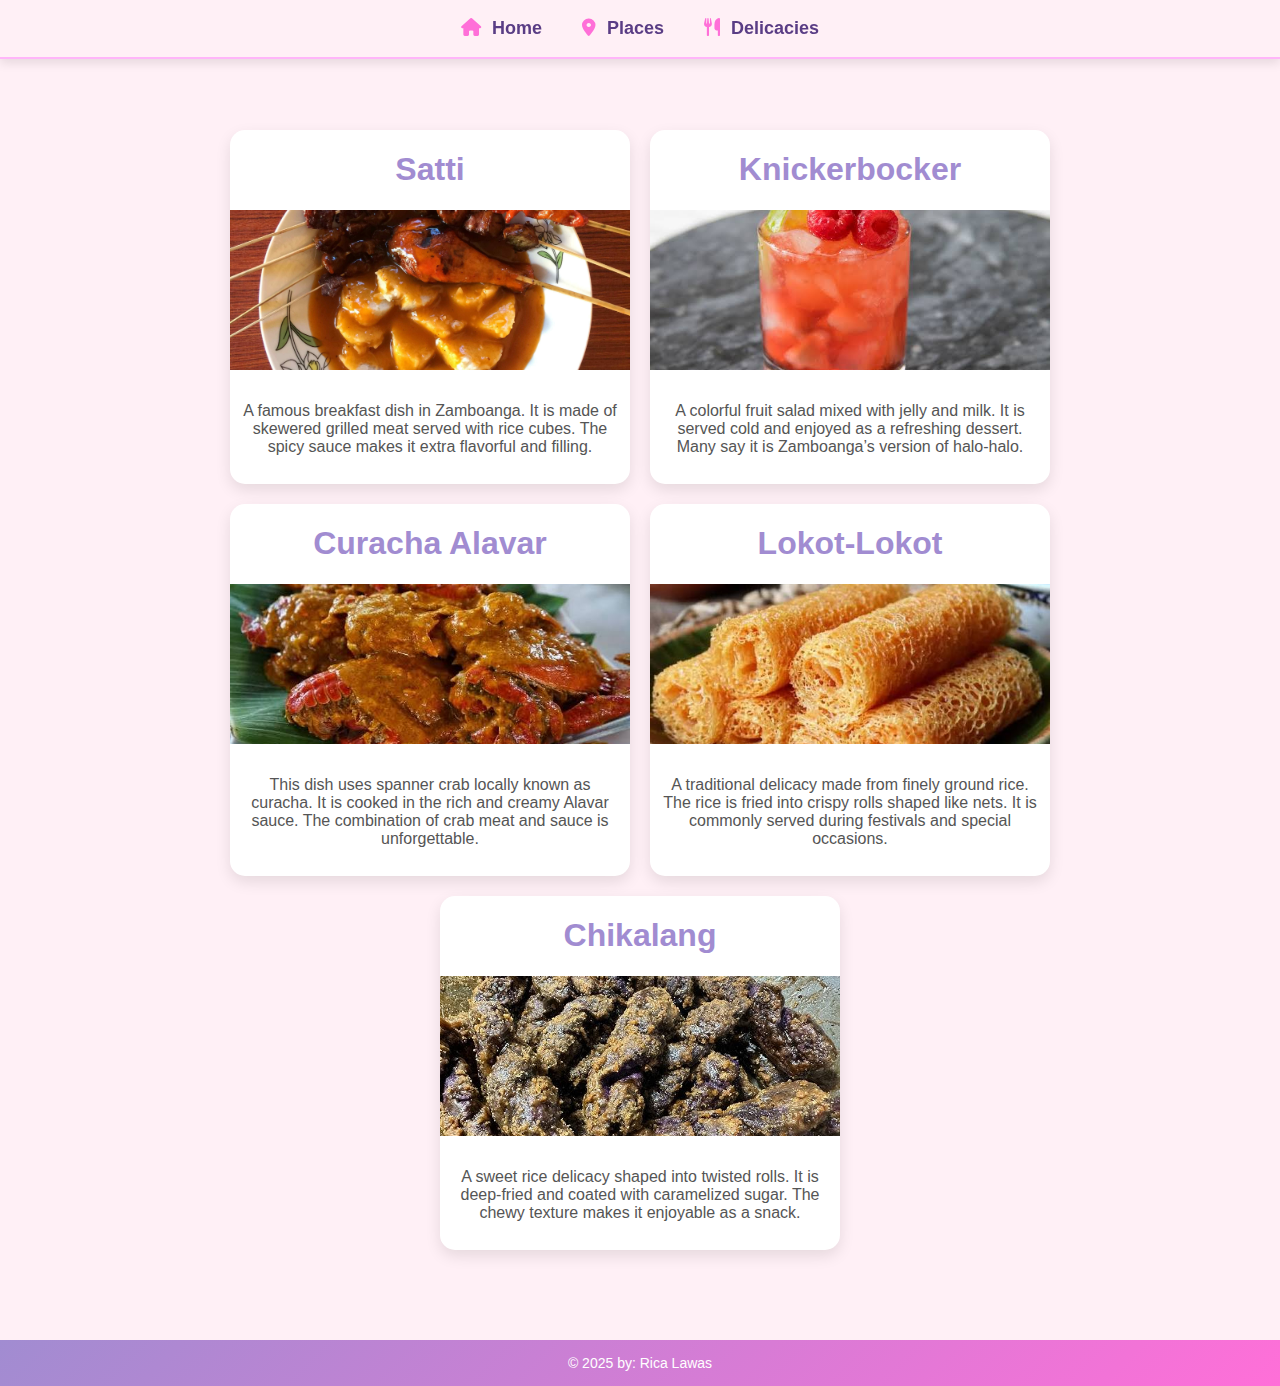
<file: Delicacies.html>
<!DOCTYPE html>
<html lang="en">
<head>
  <meta charset="UTF-8">
  <title>Delicacies</title>
  <link rel="stylesheet" href="https://cdnjs.cloudflare.com/ajax/libs/font-awesome/6.5.0/css/all.min.css">
  <link rel="stylesheet" href="delicacies.css">
</head>
<body>
<nav>
  <a href="Log-in.html"><i class="fas fa-home"></i> Home</a>
  <a href="Places.html"><i class="fas fa-map-marker-alt"></i> Places</a>
  <a href="Delicacies.html"><i class="fas fa-utensils"></i> Delicacies</a>
</nav>
  <div class="content">
    <div class="grid">
      
      <!-- Satti -->
      <div class="card">
        <h1>Satti</h1>
        <img src="tm99-listing.jpg" alt="Satti">
        <p>A famous breakfast dish in Zamboanga. It is made of skewered grilled meat served with rice cubes. The spicy sauce makes it extra flavorful and filling.</p>
      </div>

      <!-- Knickerbocker -->
      <div class="card">
        <h1>Knickerbocker</h1>
        <img src="images (50).jpeg" alt="Knickerbocker">
        <p>A colorful fruit salad mixed with jelly and milk. It is served cold and enjoyed as a refreshing dessert. Many say it is Zamboanga’s version of halo-halo.</p>
      </div>

      <!-- Curacha Alavar -->
      <div class="card">
        <h1>Curacha Alavar</h1>
        <img src="images (51).jpeg" alt="Curacha Alavar">
        <p>This dish uses spanner crab locally known as curacha. It is cooked in the rich and creamy Alavar sauce. The combination of crab meat and sauce is unforgettable.</p>
      </div>

      <!-- Lokot-Lokot -->
      <div class="card">
        <h1>Lokot-Lokot</h1>
        <img src="images (52).jpeg" alt="Lokot-Lokot">
        <p>A traditional delicacy made from finely ground rice. The rice is fried into crispy rolls shaped like nets. It is commonly served during festivals and special occasions.</p>
      </div>

      <!-- Chikalang -->
      <div class="card">
        <h1>Chikalang</h1>
        <img src="images (53).jpeg" alt="Chikalang">
        <p>A sweet rice delicacy shaped into twisted rolls. It is deep-fried and coated with caramelized sugar. The chewy texture makes it enjoyable as a snack.</p>
      </div>
    </div>
  </div>
    <section class="FooterOne">
    <footer>
      &copy; 2025 by: Rica Lawas
    </footer>
  </section>
</body>
</html>
</file>
<file: delicacies.css>
body {
      font-family: 'Segoe UI', sans-serif;
      background: #fff0f6;
      margin: 0;
    }
nav {
    background: #fff0f6;
    padding: 18px 0;
    position: fixed;
    top: 0;
    width: 100%;
    border-bottom: 2px solid #ffb6f9;
    z-index: 1000;
    display: flex;
    justify-content: center;
    gap: 40px;
    box-shadow: 0 4px 10px rgba(0,0,0,0.1);
  }
  nav a {
    color: #5a3d85;
    text-decoration: none;
    font-weight: 600;
    font-size: 18px;
    transition: 0.3s;
  }
  nav a:hover {
    color: #ff6fd8;
  }
  nav i {
    margin-right: 6px;
    color: #ff6fd8;
  }
    .content {
      padding: 100px 40px 40px;
      text-align: center;
    }
    h1 {
      color: #a18cd1;
    }
    .grid {
      display: flex;
      flex-wrap: wrap;
      justify-content: center;
      gap: 20px;
      margin-top: 30px;
    }
    .card {
      width: 400px;
      background: white;
      border-radius: 15px;
      box-shadow: 0 6px 15px rgba(0,0,0,0.1);
      overflow: hidden;
      transition: 0.3s;
    }
    .card img {
      width: 100%;
      height: 160px;
      object-fit: cover;
    }
    .card p {
      padding: 12px;
      color: #555;
    }
    .card:hover {
      transform: translateY(-5px);
    }

.FooterOne {
  background: linear-gradient(135deg, #a18cd1, #ff6fd8);
  padding: 15px;
  text-align: center;
  color: white;
  margin-top: 50px;
}

.FooterOne footer {
  font-size: 14px;
}
</file>
